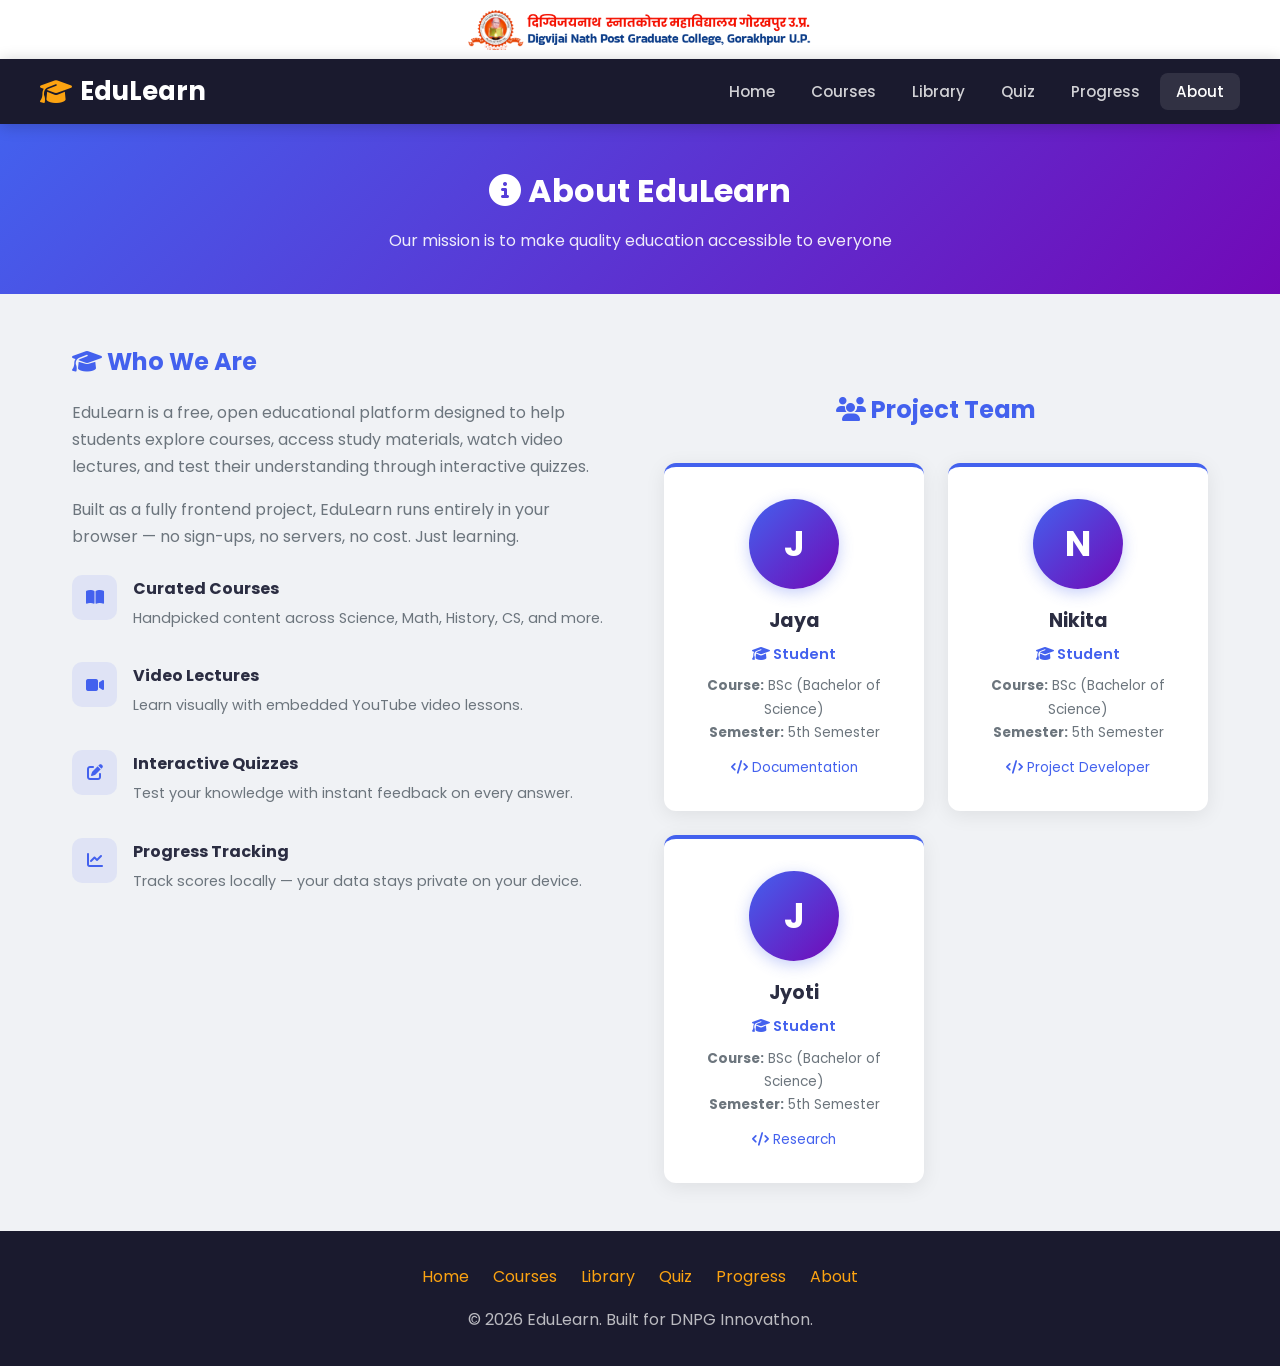
<file: about.html>
<!DOCTYPE html>
<html lang="en">
<head>
  <meta charset="UTF-8" />
  <meta name="viewport" content="width=device-width, initial-scale=1.0" />
  <title>EduLearn — About Us</title>
  <link rel="stylesheet" href="style.css" />
  <link rel="stylesheet" href="https://cdnjs.cloudflare.com/ajax/libs/font-awesome/6.5.0/css/all.min.css" />
</head>
<body>
  <!-- College Top Bar -->
  <div class="top-bar">
    <div class="container">
      <img src="college-logo.png" alt="College Logo" class="college-logo" />
      <!-- <span class="college-name"> -->
        <!-- दिग्विजयनाथ स्नातकोत्तर महाविद्यालय, गोरखपुर उ.प्र. -->
        <!-- <small>Digvijai Nath Post Graduate College, Gorakhpur U.P.</small> -->
      </span>
    </div>
  </div>

  <nav class="navbar">
    <div class="container">
      <a href="index.html" class="logo"><i class="fas fa-graduation-cap"></i> EduLearn</a>
      <!-- <img src="college-logo.png" alt="College Logo" class="college-logo" /> -->
      <button class="hamburger" aria-label="Menu">
        <span></span><span></span><span></span>
      </button>
      <ul class="nav-links">
        <li><a href="index.html">Home</a></li>
        <li><a href="courses.html">Courses</a></li>
        <li><a href="library.html">Library</a></li>
        <li><a href="quiz.html">Quiz</a></li>
        <li><a href="progress.html">Progress</a></li>
        <li><a href="about.html">About</a></li>
      </ul>
    </div>
  </nav>

  <div class="page-header">
    <h1><i class="fas fa-info-circle"></i> About EduLearn</h1>
    <p>Our mission is to make quality education accessible to everyone</p>
  </div>

  <main>
    <section class="section">
      <div class="about-content">
        <!-- Left: About Text -->
        <div class="about-text">
          <h2><i class="fas fa-graduation-cap"></i> Who We Are</h2>
          <p>
            EduLearn is a free, open educational platform designed to help students 
            explore courses, access study materials, watch video lectures, and test 
            their understanding through interactive quizzes.
          </p>
          <p>
            Built as a fully frontend project, EduLearn runs entirely in your browser 
            — no sign-ups, no servers, no cost. Just learning.
          </p>

          <div class="features-list">
            <div class="feature-item">
              <div class="feature-icon"><i class="fas fa-book-open"></i></div>
              <div>
                <h4>Curated Courses</h4>
                <p>Handpicked content across Science, Math, History, CS, and more.</p>
              </div>
            </div>
            <div class="feature-item">
              <div class="feature-icon"><i class="fas fa-video"></i></div>
              <div>
                <h4>Video Lectures</h4>
                <p>Learn visually with embedded YouTube video lessons.</p>
              </div>
            </div>
            <div class="feature-item">
              <div class="feature-icon"><i class="fas fa-pen-to-square"></i></div>
              <div>
                <h4>Interactive Quizzes</h4>
                <p>Test your knowledge with instant feedback on every answer.</p>
              </div>
            </div>
            <div class="feature-item">
              <div class="feature-icon"><i class="fas fa-chart-line"></i></div>
              <div>
                <h4>Progress Tracking</h4>
                <p>Track scores locally — your data stays private on your device.</p>
              </div>
            </div>
          </div>
        </div>

        <!-- Right: Contact Form -->
        <!-- <div class="contact-card">
          <h2><i class="fas fa-envelope"></i> Contact Us</h2>
          <form onsubmit="handleContact(event)">
            <div class="form-group">
              <label for="name">Your Name</label>
              <input type="text" id="name" placeholder="Enter your name" required />
            </div>
            <div class="form-group">
              <label for="email">Email Address</label>
              <input type="email" id="email" placeholder="Enter your email" required />
            </div>
            <div class="form-group">
              <label for="subject">Subject</label>
              <input type="text" id="subject" placeholder="What's this about?" required />
            </div>
            <div class="form-group">
              <label for="message">Message</label>
              <textarea id="message" placeholder="Write your message here..." required></textarea>
            </div>
            <button type="submit" class="btn btn-primary" style="width:100%; justify-content:center;">
              <i class="fas fa-paper-plane"></i> Send Message
            </button>
          </form>
        </div>
      </div> -->

      <!-- Team Members -->
      <div class="team-section">
        <h2><i class="fas fa-users"></i> Project Team</h2>
        <div class="team-grid">
          <div class="team-card">
            <div class="team-avatar">J</div>
            <h3>Jaya</h3>
            <p class="team-role"><i class="fas fa-graduation-cap"></i> Student</p>
            <p class="team-detail"><strong>Course:</strong> BSc (Bachelor of Science)</p>
            <p class="team-detail"><strong>Semester:</strong> 5th Semester</p>
            <p class="team-detail" style="margin-top:0.75rem; color:var(--primary);">
              <i class="fas fa-code"></i> Documentation
            </p>
          </div>
          <div class="team-card">
            <div class="team-avatar">N</div>
            <h3>Nikita</h3>
            <p class="team-role"><i class="fas fa-graduation-cap"></i> Student</p>
            <p class="team-detail"><strong>Course:</strong> BSc (Bachelor of Science)</p>
            <p class="team-detail"><strong>Semester:</strong> 5th Semester</p>
            <p class="team-detail" style="margin-top:0.75rem; color:var(--primary);">
              <i class="fas fa-code"></i> Project Developer
            </p>
          </div>
          <div class="team-card">
            <div class="team-avatar">J</div>
            <h3>Jyoti</h3>
            <p class="team-role"><i class="fas fa-graduation-cap"></i> Student</p>
            <p class="team-detail"><strong>Course:</strong> BSc (Bachelor of Science)</p>
            <p class="team-detail"><strong>Semester:</strong> 5th Semester</p>
            <p class="team-detail" style="margin-top:0.75rem; color:var(--primary);">
              <i class="fas fa-code"></i> Research
            </p>
          </div>
        </div>
      </div>
    </section>
  </main>

  <footer>
    <div class="footer-content">
      <div class="footer-links">
        <a href="index.html">Home</a>
        <a href="courses.html">Courses</a>
        <a href="library.html">Library</a>
        <a href="quiz.html">Quiz</a>
        <a href="progress.html">Progress</a>
        <a href="about.html">About</a>
      </div>
      <p>&copy; 2026 EduLearn. Built for DNPG Innovathon.</p>
    </div>
  </footer>

  <script src="data.js"></script>
  <script src="script.js"></script>
</body>
</html>
</file>
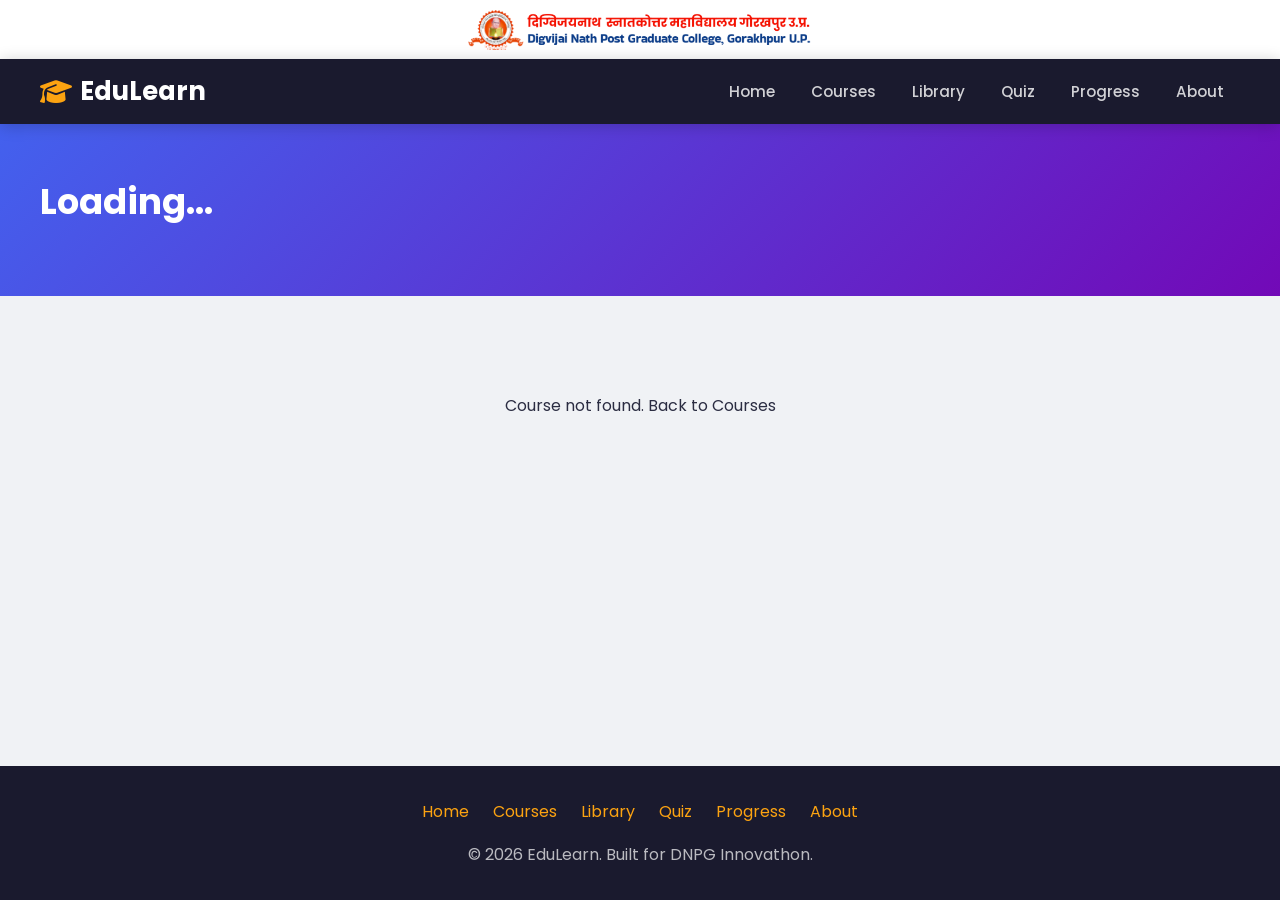
<file: course-detail.html>
<!DOCTYPE html>
<html lang="en">
<head>
  <meta charset="UTF-8" />
  <meta name="viewport" content="width=device-width, initial-scale=1.0" />
  <title>EduLearn — Course Details</title>
  <link rel="stylesheet" href="style.css" />
  <link rel="stylesheet" href="https://cdnjs.cloudflare.com/ajax/libs/font-awesome/6.5.0/css/all.min.css" />
</head>
<body>
  <!-- College Top Bar -->
  <div class="top-bar">
    <div class="container">
      <img src="college-logo.png" alt="College Logo" class="college-logo" />
      <!-- <span class="college-name"> -->
        <!-- दिग्विजयनाथ स्नातकोत्तर महाविद्यालय, गोरखपुर उ.प्र. -->
        <!-- <small>Digvijai Nath Post Graduate College, Gorakhpur U.P.</small> -->
      </span>
    </div>
  </div>

  <nav class="navbar">
    <div class="container">
      <a href="index.html" class="logo"><i class="fas fa-graduation-cap"></i> EduLearn</a>
      <!-- <img src="college-logo.png" alt="College Logo" class="college-logo" /> -->
      <button class="hamburger" aria-label="Menu">
        <span></span><span></span><span></span>
      </button>
      <ul class="nav-links">
        <li><a href="index.html">Home</a></li>
        <li><a href="courses.html">Courses</a></li>
        <li><a href="library.html">Library</a></li>
        <li><a href="quiz.html">Quiz</a></li>
        <li><a href="progress.html">Progress</a></li>
        <li><a href="about.html">About</a></li>
      </ul>
    </div>
  </nav>

  <!-- Course Hero -->
  <div class="course-hero">
    <div class="course-hero-inner">
      <h1 id="course-hero-title">Loading...</h1>
      <p id="course-hero-desc"></p>
      <div class="course-meta-bar" id="course-hero-meta"></div>
    </div>
  </div>

  <main>
    <section class="section" id="course-detail">
      <!-- Tabs -->
      <div class="tabs">
        <button class="tab-btn active" data-tab="tab-overview"><i class="fas fa-list"></i> Overview</button>
        <button class="tab-btn" data-tab="tab-resources"><i class="fas fa-folder-open"></i> Materials</button>
        <button class="tab-btn" data-tab="tab-video"><i class="fas fa-play-circle"></i> Video</button>
        <button class="tab-btn" data-tab="tab-quiz"><i class="fas fa-pen-to-square"></i> Quiz</button>
      </div>
      <div class="tab-panel">
        <div class="tab-content active" id="tab-overview"></div>
        <div class="tab-content" id="tab-resources"></div>
        <div class="tab-content" id="tab-video"></div>
        <div class="tab-content" id="tab-quiz"></div>
      </div>
    </section>
  </main>

  <footer>
    <div class="footer-content">
      <div class="footer-links">
        <a href="index.html">Home</a>
        <a href="courses.html">Courses</a>
        <a href="library.html">Library</a>
        <a href="quiz.html">Quiz</a>
        <a href="progress.html">Progress</a>
        <a href="about.html">About</a>
      </div>
      <p>&copy; 2026 EduLearn. Built for DNPG Innovathon.</p>
    </div>
  </footer>

  <script src="data.js"></script>
  <script src="script.js"></script>
</body>
</html>
</file>
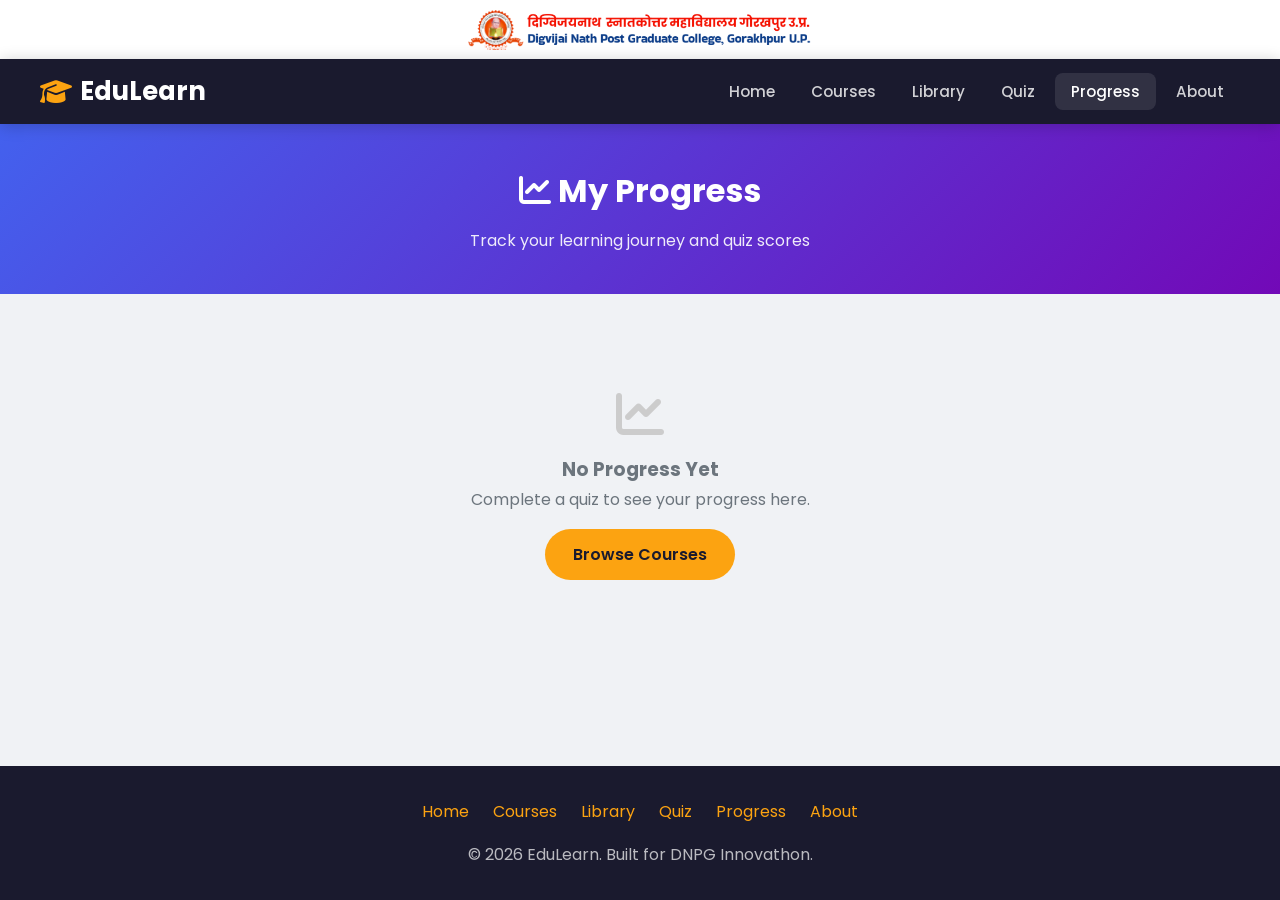
<file: progress.html>
<!DOCTYPE html>
<html lang="en">
<head>
  <meta charset="UTF-8" />
  <meta name="viewport" content="width=device-width, initial-scale=1.0" />
  <title>EduLearn — My Progress</title>
  <link rel="stylesheet" href="style.css" />
  <link rel="stylesheet" href="https://cdnjs.cloudflare.com/ajax/libs/font-awesome/6.5.0/css/all.min.css" />
</head>
<body>
  <!-- College Top Bar -->
  <div class="top-bar">
    <div class="container">
      <img src="college-logo.png" alt="College Logo" class="college-logo" />
      <!-- <span class="college-name"> -->
        <!-- दिग्विजयनाथ स्नातकोत्तर महाविद्यालय, गोरखपुर उ.प्र. -->
        <!-- <small>Digvijai Nath Post Graduate College, Gorakhpur U.P.</small> -->
      </span>
    </div>
  </div>

  <nav class="navbar">
    <div class="container">
      <a href="index.html" class="logo"><i class="fas fa-graduation-cap"></i> EduLearn</a>
      <!-- <img src="college-logo.png" alt="College Logo" class="college-logo" /> -->
      <button class="hamburger" aria-label="Menu">
        <span></span><span></span><span></span>
      </button>
      <ul class="nav-links">
        <li><a href="index.html">Home</a></li>
        <li><a href="courses.html">Courses</a></li>
        <li><a href="library.html">Library</a></li>
        <li><a href="quiz.html">Quiz</a></li>
        <li><a href="progress.html">Progress</a></li>
        <li><a href="about.html">About</a></li>
      </ul>
    </div>
  </nav>

  <div class="page-header">
    <h1><i class="fas fa-chart-line"></i> My Progress</h1>
    <p>Track your learning journey and quiz scores</p>
  </div>

  <main>
    <section class="section" id="progress-content">
      <!-- Rendered by JS -->
    </section>
  </main>

  <footer>
    <div class="footer-content">
      <div class="footer-links">
        <a href="index.html">Home</a>
        <a href="courses.html">Courses</a>
        <a href="library.html">Library</a>
        <a href="quiz.html">Quiz</a>
        <a href="progress.html">Progress</a>
        <a href="about.html">About</a>
      </div>
      <p>&copy; 2026 EduLearn. Built for DNPG Innovathon.</p>
    </div>
  </footer>

  <script src="data.js"></script>
  <script src="script.js"></script>
</body>
</html>
</file>
<file: style.css>
/* ===== RESET & BASE ===== */
@import url('https://fonts.googleapis.com/css2?family=Poppins:wght@300;400;500;600;700&display=swap');

* { margin: 0; padding: 0; box-sizing: border-box; }

/* ===== COLLEGE TOP BAR ===== */
.top-bar {
  background: linear-gradient(135deg, #ffffff 0%, #ffffff 100%);
  color: #fff;
  padding: 0.6rem 0.6rem;
  /* border-bottom: 0px solid var(--accent, #fca311); */
}

.top-bar .container {
  max-width: 1200px;
  margin: 0 auto;
  display: flex;
  align-items: center;
  justify-content: center;
  gap: 0.75rem;
}

.college-logo {
  width: 400px;
  height: 40px;
  /* border-radius: 50%; */
  object-fit: contain;
  /* background: #fff; */
  /* padding: 3px; */
  align-items: center;
  flex-shrink: 0;
}

.college-name {
  font-size: 1.15rem;
  font-weight: 700;
  letter-spacing: 0.5px;
  text-transform: uppercase;
  text-align: center;
}

.college-name small {
  display: block;
  font-size: 0.7rem;
  font-weight: 400;
  letter-spacing: 0.3px;
  opacity: 0.8;
  text-transform: none;
  margin-top: 2px;
}

/* ===== TEAM MEMBERS ===== */
.team-section {
  margin-top: 3rem;
}

.team-section h2 {
  text-align: center;
  margin-bottom: 2rem;
  color: var(--primary);
}

.team-grid {
  display: grid;
  grid-template-columns: repeat(auto-fill, minmax(260px, 1fr));
  gap: 1.5rem;
  justify-items: center;
}

.team-card {
  background: var(--card);
  border-radius: var(--radius);
  padding: 2rem 1.5rem;
  text-align: center;
  box-shadow: var(--shadow);
  transition: var(--transition);
  width: 100%;
  max-width: 320px;
  border-top: 4px solid var(--primary);
}

.team-card:hover {
  transform: translateY(-5px);
  box-shadow: 0 12px 30px rgba(0,0,0,0.12);
}

.team-avatar {
  width: 90px;
  height: 90px;
  border-radius: 50%;
  background: linear-gradient(135deg, var(--primary), #7209b7);
  color: #fff;
  display: flex;
  align-items: center;
  justify-content: center;
  font-size: 2.2rem;
  font-weight: 700;
  margin: 0 auto 1rem;
  box-shadow: 0 4px 15px rgba(67,97,238,0.3);
}

.team-card h3 {
  font-size: 1.2rem;
  margin-bottom: 0.3rem;
}

.team-card .team-role {
  color: var(--primary);
  font-weight: 600;
  font-size: 0.9rem;
  margin-bottom: 0.5rem;
}

.team-card .team-detail {
  color: var(--text-light);
  font-size: 0.85rem;
}

:root {
  --primary: #4361ee;
  --primary-dark: #3a56d4;
  --secondary: #f72585;
  --accent: #fca311;
  --bg: #f0f2f5;
  --card: #ffffff;
  --text: #2b2d42;
  --text-light: #6c757d;
  --dark: #1a1a2e;
  --success: #06d6a0;
  --danger: #ef476f;
  --radius: 12px;
  --shadow: 0 4px 20px rgba(0,0,0,0.08);
  --transition: all 0.3s ease;
}

html { scroll-behavior: smooth; }

body {
  font-family: 'Poppins', sans-serif;
  background: var(--bg);
  color: var(--text);
  line-height: 1.7;
  min-height: 100vh;
  display: flex;
  flex-direction: column;
}

a { text-decoration: none; color: inherit; }
ul { list-style: none; }
img { max-width: 100%; display: block; }

main { flex: 1; }

/* ===== NAVBAR ===== */
.navbar {
  background: var(--dark);
  padding: 0 2rem;
  position: sticky;
  top: 0;
  z-index: 1000;
  box-shadow: 0 2px 15px rgba(0,0,0,0.2);
}

.navbar .container {
  max-width: 1200px;
  margin: 0 auto;
  display: flex;
  justify-content: space-between;
  align-items: center;
  height: 65px;
}

.logo {
  font-size: 1.6rem;
  font-weight: 700;
  color: #fff;
  display: flex;
  align-items: center;
  gap: 0.5rem;
}

.logo i { color: var(--accent); }

.nav-links {
  display: flex;
  gap: 0.25rem;
}

.nav-links a {
  color: rgba(255,255,255,0.8);
  padding: 0.5rem 1rem;
  border-radius: 8px;
  font-weight: 500;
  font-size: 0.95rem;
  transition: var(--transition);
}

.nav-links a:hover,
.nav-links a.active {
  color: #fff;
  background: rgba(255,255,255,0.1);
}

.hamburger {
  display: none;
  flex-direction: column;
  gap: 5px;
  cursor: pointer;
  background: none;
  border: none;
  padding: 5px;
}

.hamburger span {
  display: block;
  width: 25px;
  height: 3px;
  background: #fff;
  border-radius: 3px;
  transition: var(--transition);
}

/* ===== HERO ===== */
.hero {
  background: linear-gradient(135deg, var(--primary) 0%, #7209b7 100%);
  color: #fff;
  padding: 5rem 2rem;
  text-align: center;
  position: relative;
  overflow: hidden;
}

.hero::before {
  content: '';
  position: absolute;
  top: -50%;
  left: -50%;
  width: 200%;
  height: 200%;
  background: radial-gradient(circle, rgba(255,255,255,0.05) 1px, transparent 1px);
  background-size: 30px 30px;
  animation: drift 20s linear infinite;
}

@keyframes drift {
  0% { transform: translate(0, 0); }
  100% { transform: translate(30px, 30px); }
}

.hero-content {
  position: relative;
  max-width: 700px;
  margin: 0 auto;
}

.hero h1 {
  font-size: 3rem;
  font-weight: 700;
  margin-bottom: 1rem;
  line-height: 1.2;
}

.hero p {
  font-size: 1.2rem;
  opacity: 0.9;
  margin-bottom: 2rem;
}

.hero-buttons {
  display: flex;
  gap: 1rem;
  justify-content: center;
  flex-wrap: wrap;
}

/* ===== BUTTONS ===== */
.btn {
  display: inline-flex;
  align-items: center;
  gap: 0.5rem;
  padding: 0.75rem 1.75rem;
  border-radius: 50px;
  font-weight: 600;
  font-size: 1rem;
  border: none;
  cursor: pointer;
  transition: var(--transition);
  font-family: inherit;
}

.btn-primary {
  background: var(--accent);
  color: var(--dark);
}

.btn-primary:hover {
  background: #e59500;
  transform: translateY(-2px);
  box-shadow: 0 5px 15px rgba(252,163,17,0.4);
}

.btn-secondary {
  background: rgba(255,255,255,0.15);
  color: #fff;
  border: 2px solid rgba(255,255,255,0.3);
}

.btn-secondary:hover {
  background: rgba(255,255,255,0.25);
  transform: translateY(-2px);
}

.btn-sm {
  padding: 0.5rem 1.25rem;
  font-size: 0.9rem;
}

.btn-success { background: var(--success); color: #fff; }
.btn-danger  { background: var(--danger); color: #fff; }

/* ===== SECTIONS ===== */
.section {
  max-width: 1200px;
  margin: 0 auto;
  padding: 3rem 2rem;
}

.section-title {
  text-align: center;
  margin-bottom: 2.5rem;
}

.section-title h2 {
  font-size: 2rem;
  color: var(--text);
  margin-bottom: 0.5rem;
}

.section-title p {
  color: var(--text-light);
  font-size: 1.05rem;
}

/* ===== STATS BAR ===== */
.stats-bar {
  background: var(--card);
  box-shadow: var(--shadow);
  border-radius: var(--radius);
  display: grid;
  grid-template-columns: repeat(auto-fit, minmax(150px, 1fr));
  gap: 1rem;
  padding: 2rem;
  margin-top: -2rem;
  position: relative;
  z-index: 10;
}

.stat-item {
  text-align: center;
}

.stat-item i {
  font-size: 1.5rem;
  color: var(--primary);
  margin-bottom: 0.5rem;
}

.stat-item h3 {
  font-size: 1.8rem;
  color: var(--primary);
}

.stat-item p {
  font-size: 0.85rem;
  color: var(--text-light);
}

/* ===== COURSE CARDS ===== */
.courses-grid {
  display: grid;
  grid-template-columns: repeat(auto-fill, minmax(300px, 1fr));
  gap: 1.5rem;
}

.course-card {
  background: var(--card);
  border-radius: var(--radius);
  overflow: hidden;
  box-shadow: var(--shadow);
  transition: var(--transition);
  display: flex;
  flex-direction: column;
}

.course-card:hover {
  transform: translateY(-6px);
  box-shadow: 0 12px 30px rgba(0,0,0,0.12);
}

.course-card .card-img {
  height: 180px;
  overflow: hidden;
  position: relative;
}

.course-card .card-img img {
  width: 100%;
  height: 100%;
  object-fit: cover;
  transition: transform 0.4s;
}

.course-card:hover .card-img img {
  transform: scale(1.05);
}

.card-badge {
  position: absolute;
  top: 12px;
  left: 12px;
  background: var(--accent);
  color: var(--dark);
  padding: 0.25rem 0.75rem;
  border-radius: 50px;
  font-size: 0.75rem;
  font-weight: 600;
}

.card-body {
  padding: 1.25rem;
  flex: 1;
  display: flex;
  flex-direction: column;
}

.card-body h3 {
  font-size: 1.15rem;
  margin-bottom: 0.5rem;
}

.card-body p {
  color: var(--text-light);
  font-size: 0.9rem;
  flex: 1;
}

.card-meta {
  display: flex;
  justify-content: space-between;
  align-items: center;
  margin-top: 1rem;
  padding-top: 1rem;
  border-top: 1px solid #eee;
  font-size: 0.85rem;
  color: var(--text-light);
}

.card-meta i { margin-right: 0.25rem; }

/* ===== COURSE DETAIL ===== */
.course-hero {
  background: linear-gradient(135deg, var(--primary) 0%, #7209b7 100%);
  color: #fff;
  padding: 3rem 2rem;
}

.course-hero-inner {
  max-width: 1200px;
  margin: 0 auto;
}

.course-hero h1 {
  font-size: 2.2rem;
  margin-bottom: 0.5rem;
}

.course-hero p {
  opacity: 0.9;
  font-size: 1.1rem;
}

.course-meta-bar {
  display: flex;
  gap: 2rem;
  margin-top: 1rem;
  flex-wrap: wrap;
  font-size: 0.95rem;
}

.course-meta-bar span i { margin-right: 0.35rem; }

/* Tabs */
.tabs {
  display: flex;
  gap: 0;
  background: var(--card);
  border-radius: var(--radius) var(--radius) 0 0;
  overflow-x: auto;
  box-shadow: 0 2px 8px rgba(0,0,0,0.05);
}

.tab-btn {
  padding: 1rem 1.5rem;
  border: none;
  background: none;
  font-family: inherit;
  font-size: 0.95rem;
  font-weight: 500;
  cursor: pointer;
  color: var(--text-light);
  border-bottom: 3px solid transparent;
  white-space: nowrap;
  transition: var(--transition);
}

.tab-btn:hover { color: var(--primary); }

.tab-btn.active {
  color: var(--primary);
  border-bottom-color: var(--primary);
  background: rgba(67,97,238,0.05);
}

.tab-content { display: none; }
.tab-content.active { display: block; }

.tab-panel {
  background: var(--card);
  padding: 2rem;
  border-radius: 0 0 var(--radius) var(--radius);
  box-shadow: var(--shadow);
}

/* Topics List */
.topics-list {
  display: flex;
  flex-direction: column;
  gap: 0.75rem;
}

.topic-item {
  display: flex;
  align-items: center;
  gap: 0.75rem;
  padding: 0.75rem 1rem;
  background: var(--bg);
  border-radius: 8px;
  font-size: 0.95rem;
}

.topic-item i {
  color: var(--primary);
  font-size: 1.1rem;
}

/* Resources */
.resources-list {
  display: grid;
  grid-template-columns: repeat(auto-fill, minmax(250px, 1fr));
  gap: 1rem;
}

.resource-item {
  display: flex;
  align-items: center;
  gap: 1rem;
  padding: 1rem;
  background: var(--bg);
  border-radius: 8px;
  transition: var(--transition);
}

.resource-item:hover { background: #e8eaf0; }

.resource-item i {
  font-size: 1.5rem;
  color: var(--primary);
}

.resource-item span {
  font-weight: 500;
  font-size: 0.95rem;
}

/* Video */
.video-wrapper {
  position: relative;
  padding-bottom: 56.25%;
  height: 0;
  border-radius: var(--radius);
  overflow: hidden;
  background: #000;
}

.video-wrapper iframe {
  position: absolute;
  top: 0; left: 0;
  width: 100%;
  height: 100%;
  border: none;
}

/* ===== QUIZ ===== */
.quiz-container {
  max-width: 750px;
  margin: 0 auto;
}

.quiz-header {
  display: flex;
  justify-content: space-between;
  align-items: center;
  margin-bottom: 1.5rem;
  flex-wrap: wrap;
  gap: 1rem;
}

.quiz-progress-bar {
  width: 100%;
  height: 8px;
  background: #e0e0e0;
  border-radius: 50px;
  overflow: hidden;
  margin-bottom: 1.5rem;
}

.quiz-progress-fill {
  height: 100%;
  background: linear-gradient(90deg, var(--primary), var(--secondary));
  border-radius: 50px;
  transition: width 0.4s ease;
}

.quiz-card {
  background: var(--card);
  border-radius: var(--radius);
  padding: 2rem;
  box-shadow: var(--shadow);
}

.quiz-card h3 {
  font-size: 1.15rem;
  margin-bottom: 1.5rem;
  line-height: 1.5;
}

.quiz-card h3 .q-num {
  display: inline-block;
  background: var(--primary);
  color: #fff;
  width: 32px;
  height: 32px;
  border-radius: 50%;
  text-align: center;
  line-height: 32px;
  font-size: 0.85rem;
  margin-right: 0.75rem;
  vertical-align: middle;
}

.options-list {
  display: flex;
  flex-direction: column;
  gap: 0.75rem;
  margin-bottom: 1.5rem;
}

.option-btn {
  display: flex;
  align-items: center;
  gap: 0.75rem;
  padding: 1rem 1.25rem;
  background: var(--bg);
  border: 2px solid transparent;
  border-radius: 10px;
  cursor: pointer;
  font-family: inherit;
  font-size: 0.95rem;
  text-align: left;
  transition: var(--transition);
}

.option-btn:hover {
  border-color: var(--primary);
  background: rgba(67,97,238,0.05);
}

.option-btn.selected {
  border-color: var(--primary);
  background: rgba(67,97,238,0.1);
}

.option-btn.correct {
  border-color: var(--success);
  background: rgba(6,214,160,0.1);
}

.option-btn.wrong {
  border-color: var(--danger);
  background: rgba(239,71,111,0.1);
}

.option-btn .option-letter {
  width: 30px;
  height: 30px;
  border-radius: 50%;
  background: #ddd;
  display: flex;
  align-items: center;
  justify-content: center;
  font-weight: 600;
  font-size: 0.85rem;
  flex-shrink: 0;
}

.option-btn.selected .option-letter { background: var(--primary); color: #fff; }
.option-btn.correct .option-letter  { background: var(--success); color: #fff; }
.option-btn.wrong .option-letter    { background: var(--danger); color: #fff; }

.quiz-actions {
  display: flex;
  justify-content: space-between;
  align-items: center;
  gap: 1rem;
  flex-wrap: wrap;
}

/* Quiz Result */
.quiz-result {
  text-align: center;
  padding: 2rem;
}

.result-circle {
  width: 160px;
  height: 160px;
  border-radius: 50%;
  background: conic-gradient(var(--success) var(--percent, 0%), #e0e0e0 var(--percent, 0%));
  display: flex;
  align-items: center;
  justify-content: center;
  margin: 1.5rem auto;
  position: relative;
}

.result-circle::before {
  content: '';
  width: 130px;
  height: 130px;
  border-radius: 50%;
  background: var(--card);
  position: absolute;
}

.result-circle span {
  position: relative;
  font-size: 2rem;
  font-weight: 700;
  color: var(--primary);
}

.quiz-result h2 { margin-bottom: 0.5rem; }
.quiz-result p  { color: var(--text-light); margin-bottom: 1rem; }

/* ===== PROGRESS PAGE ===== */
.progress-grid {
  display: grid;
  grid-template-columns: repeat(auto-fill, minmax(300px, 1fr));
  gap: 1.5rem;
}

.progress-card {
  background: var(--card);
  border-radius: var(--radius);
  padding: 1.5rem;
  box-shadow: var(--shadow);
}

.progress-card h3 {
  font-size: 1.1rem;
  margin-bottom: 1rem;
  display: flex;
  align-items: center;
  gap: 0.5rem;
}

.progress-card h3 i { color: var(--primary); }

.progress-bar-container {
  background: #e0e0e0;
  border-radius: 50px;
  height: 12px;
  overflow: hidden;
  margin-bottom: 0.5rem;
}

.progress-bar-fill {
  height: 100%;
  background: linear-gradient(90deg, var(--primary), var(--success));
  border-radius: 50px;
  transition: width 0.6s ease;
}

.progress-score {
  text-align: right;
  font-size: 0.85rem;
  color: var(--text-light);
  font-weight: 500;
}

.progress-summary {
  background: var(--card);
  border-radius: var(--radius);
  padding: 2rem;
  box-shadow: var(--shadow);
  text-align: center;
  margin-bottom: 2rem;
}

.progress-summary h2 { margin-bottom: 1rem; }

.summary-stats {
  display: flex;
  justify-content: center;
  gap: 3rem;
  flex-wrap: wrap;
}

.summary-stat h3 { font-size: 2rem; color: var(--primary); }
.summary-stat p  { font-size: 0.85rem; color: var(--text-light); }

.no-progress {
  text-align: center;
  padding: 3rem;
  color: var(--text-light);
}

.no-progress i {
  font-size: 3rem;
  color: #ccc;
  margin-bottom: 1rem;
}

/* ===== ABOUT PAGE ===== */
.about-content {
  display: grid;
  grid-template-columns: 1fr 1fr;
  gap: 3rem;
  align-items: start;
}

.about-text h2 { margin-bottom: 1rem; color: var(--primary); }
.about-text p  { margin-bottom: 1rem; color: var(--text-light); }

.features-list {
  display: flex;
  flex-direction: column;
  gap: 1rem;
  margin-top: 1.5rem;
}

.feature-item {
  display: flex;
  gap: 1rem;
  align-items: flex-start;
}

.feature-icon {
  width: 45px;
  height: 45px;
  background: rgba(67,97,238,0.1);
  border-radius: 10px;
  display: flex;
  align-items: center;
  justify-content: center;
  color: var(--primary);
  flex-shrink: 0;
}

.feature-item h4 { margin-bottom: 0.25rem; }
.feature-item p  { font-size: 0.9rem; color: var(--text-light); }

/* Contact Form */
.contact-card {
  background: var(--card);
  border-radius: var(--radius);
  padding: 2rem;
  box-shadow: var(--shadow);
}

.contact-card h2 { margin-bottom: 1.5rem; color: var(--primary); }

.form-group {
  margin-bottom: 1.25rem;
}

.form-group label {
  display: block;
  margin-bottom: 0.4rem;
  font-weight: 500;
  font-size: 0.9rem;
}

.form-group input,
.form-group textarea {
  width: 100%;
  padding: 0.75rem 1rem;
  border: 2px solid #e0e0e0;
  border-radius: 8px;
  font-family: inherit;
  font-size: 0.95rem;
  transition: var(--transition);
  background: var(--bg);
}

.form-group input:focus,
.form-group textarea:focus {
  outline: none;
  border-color: var(--primary);
  background: #fff;
}

.form-group textarea { resize: vertical; min-height: 120px; }

/* ===== FOOTER ===== */
footer {
  background: var(--dark);
  color: rgba(255,255,255,0.7);
  text-align: center;
  padding: 2rem;
  margin-top: auto;
}

footer .footer-content {
  max-width: 1200px;
  margin: 0 auto;
}

footer a { color: var(--accent); }
footer a:hover { text-decoration: underline; }

.footer-links {
  display: flex;
  justify-content: center;
  gap: 1.5rem;
  margin-bottom: 1rem;
  flex-wrap: wrap;
}

/* ===== QUIZ SELECTOR ===== */
.quiz-selector {
  text-align: center;
  margin-bottom: 2rem;
}

.quiz-selector select {
  padding: 0.6rem 1.2rem;
  border-radius: 8px;
  border: 2px solid var(--primary);
  font-family: inherit;
  font-size: 1rem;
  background: var(--card);
  cursor: pointer;
  color: var(--text);
}

/* ===== PAGE HEADER ===== */
.page-header {
  background: linear-gradient(135deg, var(--primary) 0%, #7209b7 100%);
  color: #fff;
  padding: 2.5rem 2rem;
  text-align: center;
}

.page-header h1 { font-size: 2rem; }
.page-header p  { opacity: 0.9; margin-top: 0.5rem; }

/* ===== RESPONSIVE ===== */
@media (max-width: 768px) {
  .hero h1 { font-size: 2rem; }
  .hero p  { font-size: 1rem; }

  .hamburger { display: flex; }

  .nav-links {
    display: none;
    position: absolute;
    top: 65px;
    left: 0;
    right: 0;
    background: var(--dark);
    flex-direction: column;
    padding: 1rem;
    box-shadow: 0 5px 15px rgba(0,0,0,0.2);
  }

  .nav-links.open { display: flex; }
  .navbar .container { position: relative; }

  .about-content {
    grid-template-columns: 1fr;
  }

  .courses-grid {
    grid-template-columns: 1fr;
  }

  .stats-bar {
    grid-template-columns: repeat(2, 1fr);
  }

  .summary-stats { gap: 1.5rem; }
}

/* ===== ANIMATIONS ===== */
@keyframes fadeInUp {
  from { opacity: 0; transform: translateY(20px); }
  to   { opacity: 1; transform: translateY(0); }
}

.fade-in {
  animation: fadeInUp 0.5s ease forwards;
}

/* ===== LIBRARY PAGE ===== */
.library-stats {
  display: flex;
  justify-content: center;
  gap: 2.5rem;
  flex-wrap: wrap;
  margin-bottom: 2rem;
}

.library-stats .stat-item {
  background: var(--card);
  padding: 1.25rem 2rem;
  border-radius: var(--radius);
  box-shadow: var(--shadow);
}

.subject-filters {
  display: flex;
  justify-content: center;
  gap: 0.5rem;
  flex-wrap: wrap;
  margin-bottom: 2.5rem;
}

.filter-btn {
  padding: 0.5rem 1.25rem;
  border: 2px solid #ddd;
  border-radius: 50px;
  background: var(--card);
  font-family: inherit;
  font-size: 0.9rem;
  font-weight: 500;
  cursor: pointer;
  transition: var(--transition);
  display: flex;
  align-items: center;
  gap: 0.4rem;
}

.filter-btn:hover {
  border-color: var(--primary);
  color: var(--primary);
}

.filter-btn.active {
  background: var(--primary);
  color: #fff;
  border-color: var(--primary);
}

.subject-section {
  margin-bottom: 2.5rem;
}

.subject-heading {
  display: flex;
  align-items: center;
  gap: 0.75rem;
  margin-bottom: 1.25rem;
  padding-bottom: 0.75rem;
  border-bottom: 2px solid #eee;
}

.subject-heading i {
  font-size: 1.3rem;
  width: 40px;
  height: 40px;
  border-radius: 10px;
  display: flex;
  align-items: center;
  justify-content: center;
  color: #fff;
}

.subject-heading h3 {
  font-size: 1.3rem;
}

.subject-heading span {
  font-size: 0.85rem;
  color: var(--text-light);
  margin-left: auto;
}

.books-grid {
  display: grid;
  grid-template-columns: repeat(auto-fill, minmax(240px, 1fr));
  gap: 1.25rem;
}

.book-card {
  background: var(--card);
  border-radius: var(--radius);
  overflow: hidden;
  box-shadow: var(--shadow);
  transition: var(--transition);
  display: flex;
  flex-direction: column;
}

.book-card:hover {
  transform: translateY(-5px);
  box-shadow: 0 12px 30px rgba(0,0,0,0.15);
}

.book-cover {
  height: 180px;
  overflow: hidden;
  position: relative;
  background: linear-gradient(135deg, #667eea 0%, #764ba2 100%);
}

.book-cover img {
  width: 100%;
  height: 100%;
  object-fit: cover;
  transition: transform 0.4s;
  opacity: 0.85;
}

.book-card:hover .book-cover img {
  transform: scale(1.08);
  opacity: 1;
}

.book-cover .book-format {
  position: absolute;
  top: 10px;
  right: 10px;
  background: rgba(0,0,0,0.7);
  color: #fff;
  padding: 0.2rem 0.6rem;
  border-radius: 50px;
  font-size: 0.7rem;
  font-weight: 600;
  letter-spacing: 0.5px;
}

.book-info {
  padding: 1rem;
  flex: 1;
  display: flex;
  flex-direction: column;
}

.book-info h4 {
  font-size: 1rem;
  margin-bottom: 0.3rem;
  line-height: 1.3;
}

.book-info .book-author {
  font-size: 0.85rem;
  color: var(--primary);
  font-weight: 500;
  margin-bottom: 0.5rem;
}

.book-meta {
  display: flex;
  gap: 1rem;
  font-size: 0.8rem;
  color: var(--text-light);
  margin-bottom: 0.75rem;
}

.book-meta span i {
  margin-right: 0.2rem;
}

.book-info .btn {
  margin-top: auto;
  justify-content: center;
  font-size: 0.85rem;
  padding: 0.5rem 1rem;
}

.library-search {
  max-width: 500px;
  margin: 0 auto 2rem;
  position: relative;
}

.library-search input {
  width: 100%;
  padding: 0.85rem 1.25rem 0.85rem 3rem;
  border: 2px solid #ddd;
  border-radius: 50px;
  font-family: inherit;
  font-size: 1rem;
  background: var(--card);
  transition: var(--transition);
}

.library-search input:focus {
  outline: none;
  border-color: var(--primary);
  box-shadow: 0 0 0 4px rgba(67,97,238,0.1);
}

.library-search i {
  position: absolute;
  left: 1.15rem;
  top: 50%;
  transform: translateY(-50%);
  color: var(--text-light);
  font-size: 1rem;
}

/* Toast notification */
.toast {
  position: fixed;
  bottom: 2rem;
  right: 2rem;
  background: var(--dark);
  color: #fff;
  padding: 1rem 1.5rem;
  border-radius: 10px;
  box-shadow: 0 5px 20px rgba(0,0,0,0.3);
  z-index: 9999;
  animation: slideIn 0.3s ease;
  font-size: 0.95rem;
}

.toast.success { border-left: 4px solid var(--success); }
.toast.error   { border-left: 4px solid var(--danger); }

@keyframes slideIn {
  from { transform: translateX(100%); opacity: 0; }
  to   { transform: translateX(0); opacity: 1; }
}
</file>
